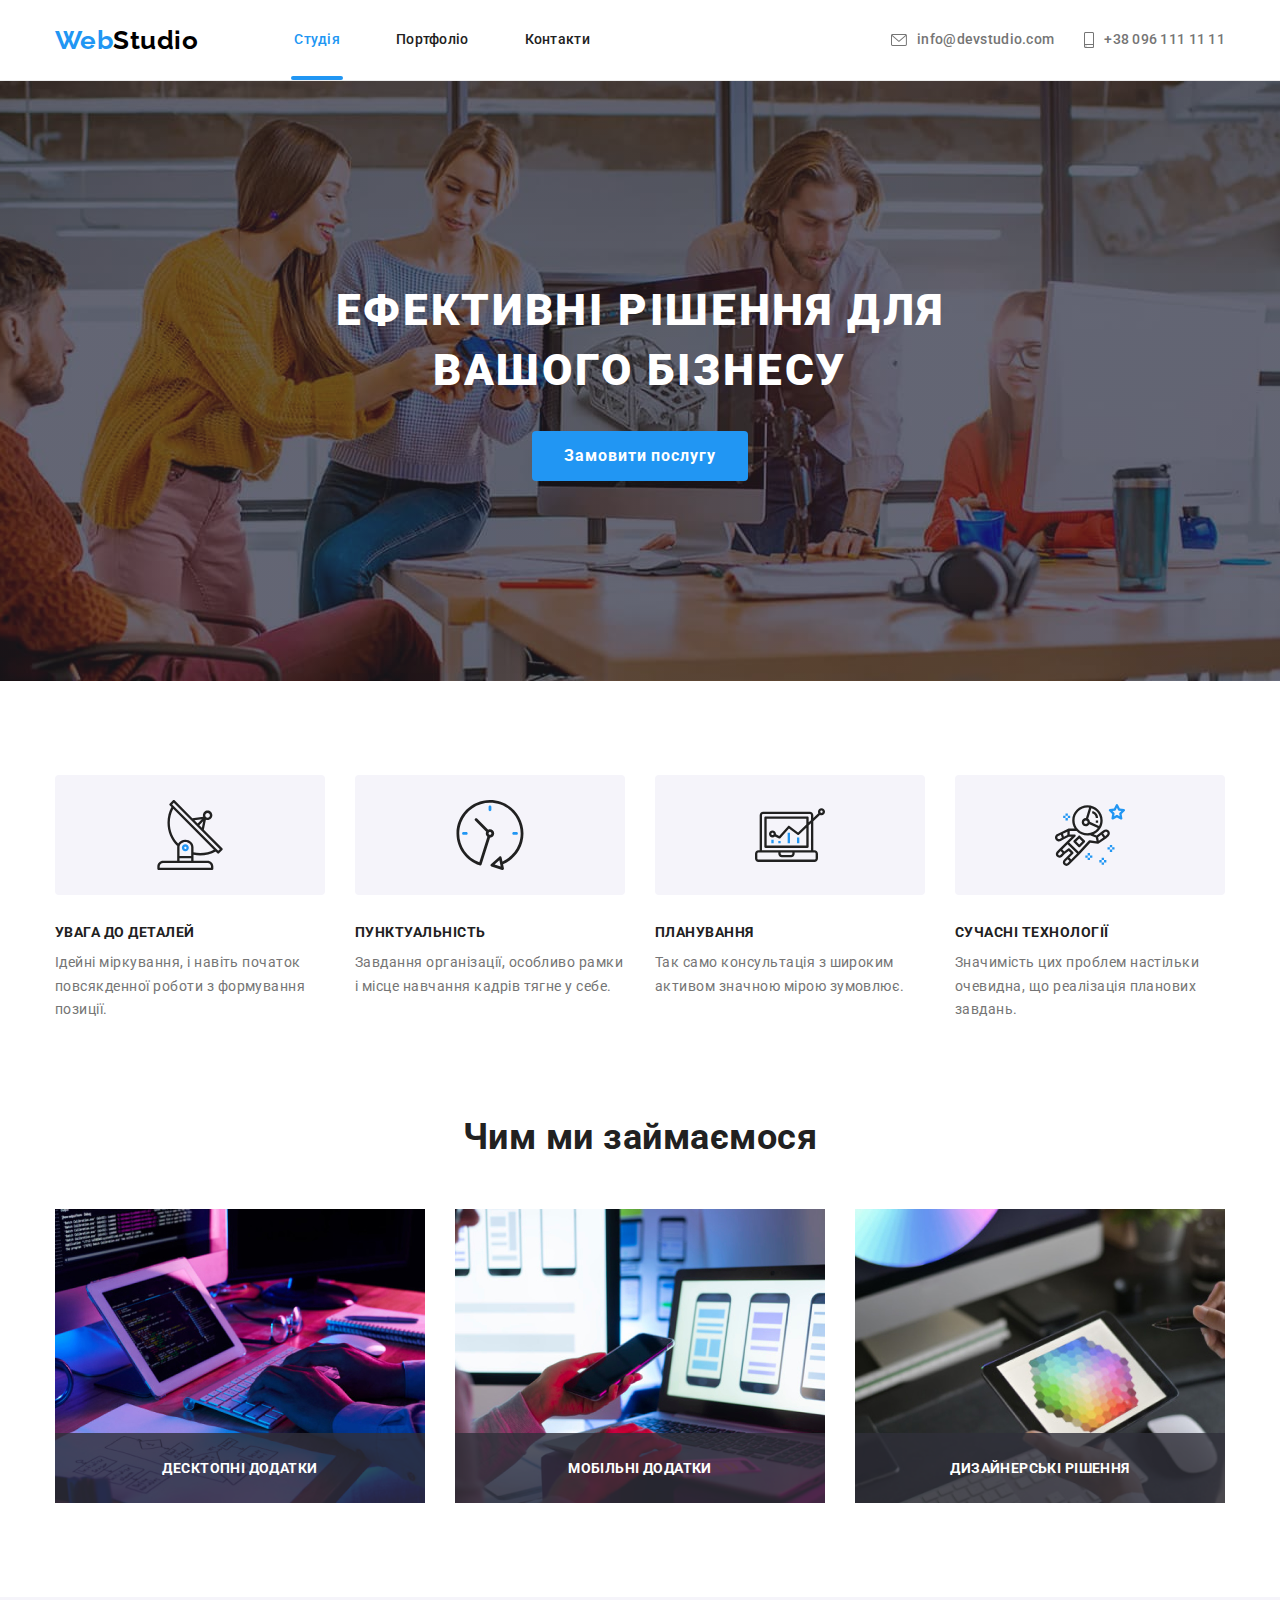
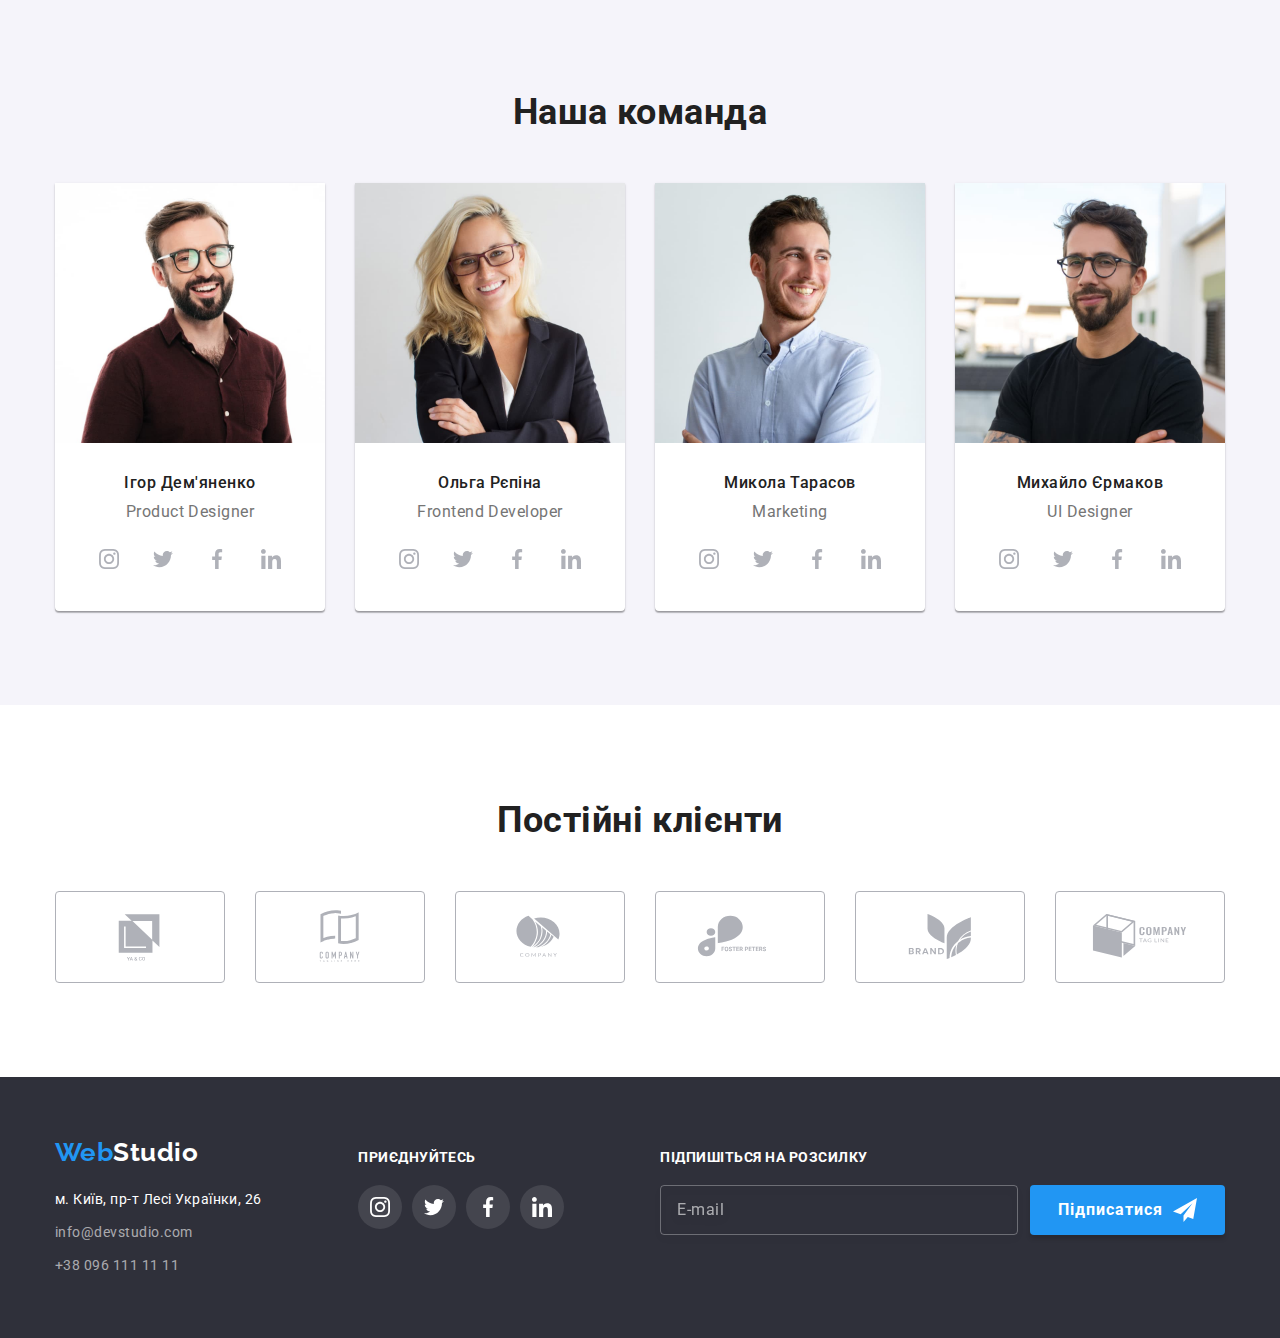
<file: index.html>
<!DOCTYPE html>
<html lang="uk">
  <head>
    <meta charset="utf-8" />
    <meta name="description" content="Студія" />
    <title>WebStudio</title>
    <link rel="preconnect" href="https://fonts.googleapis.com" />
    <link rel="preconnect" href="https://fonts.gstatic.com" crossorigin />
    <link
      href="https://fonts.googleapis.com/css2?family=Raleway:wght@700&family=Roboto:wght@400;500;700;900&display=swap"
      rel="stylesheet"
    />
    <link
      rel="stylesheet"
      href="https://cdnjs.cloudflare.com/ajax/libs/modern-normalize/1.1.0/modern-normalize.min.css"
    />
    <!-- <link rel="stylesheet" href="./css/styles.css" /> -->
    <link rel="stylesheet" href="./css/main.min.css" />
  </head>

  <body>
    <header class="page-header">
      <div class="container nav__container">
        <nav class="main-nav">
          <a href="./index.html" class="logo">Web<span class="logo logo--black">Studio</span></a>
          <ul class="site-nav list">
            <li class="site-nav__item">
              <a href="./index.html" class="site-nav__link current">Студія</a>
            </li>
            <li class="site-nav__item">
              <a href="./portfolio.html" class="site-nav__link">Портфоліо</a>
            </li>
            <li class="site-nav__item"><a href="./contacts" class="site-nav__link">Контакти</a></li>
          </ul>
        </nav>

        <ul class="contacts-nav list">
          <li class="contacts-nav__item">
            <a href="mailto:info@devstudio.com" class="contacts-nav__link">
              <svg class="contacts-nav__icon" width="16" height="12">
                <use href="./images/icons.svg#envelope"></use>
              </svg>
              info@devstudio.com
            </a>
          </li>
          <li class="contacts-nav__item">
            <a href="tel:+380961111111" class="contacts-nav__link">
              <svg class="contacts-nav__icon" width="10" height="16">
                <use href="./images/icons.svg#smartphone"></use>
              </svg>
              +38 096 111 11 11
            </a>
          </li>
        </ul>
      </div>
    </header>

    <main>
      <section class="hero">
        <div class="container hero__container">
          <h1 class="hero__title">Ефективні рішення для вашого бізнесу</h1>
          <button type="button" class="hero__button" data-modal-open>Замовити послугу</button>
        </div>
      </section>

      <section class="section features">
        <div class="container">
          <h2 class="section__title visually-hidden">Наші переваги</h2>
          <ul class="list features__list">
            <li class="features__item">
              <div class="features__wrap">
                <svg class="features__icon" width="70" height="70">
                  <use href="./images/icons.svg#antenna"></use>
                </svg>
              </div>
              <h3 class="features__title">УВАГА ДО ДЕТАЛЕЙ</h3>
              <p class="features__text">
                Ідейні міркування, і навіть початок повсякденної роботи з формування позиції.
              </p>
            </li>
            <li class="features__item">
              <div class="features__wrap">
                <svg class="features__icon" width="70" height="70">
                  <use href="./images/icons.svg#clock"></use>
                </svg>
              </div>
              <h3 class="features__title">ПУНКТУАЛЬНІСТЬ</h3>
              <p class="features__text">
                Завдання організації, особливо рамки і місце навчання кадрів тягне у себе.
              </p>
            </li>
            <li class="features__item">
              <div class="features__wrap">
                <svg class="features__icon" width="70" height="70">
                  <use href="./images/icons.svg#diagram"></use>
                </svg>
              </div>
              <h3 class="features__title">ПЛАНУВАННЯ</h3>
              <p class="features__text">
                Так само консультація з широким активом значною мірою зумовлює.
              </p>
            </li>
            <li class="features__item">
              <div class="features__wrap">
                <svg class="features__icon" width="70" height="70">
                  <use href="./images/icons.svg#astronaut"></use>
                </svg>
              </div>
              <h3 class="features__title">СУЧАСНІ ТЕХНОЛОГІЇ</h3>
              <p class="features__text">
                Значимість цих проблем настільки очевидна, що реалізація планових завдань.
              </p>
            </li>
          </ul>
        </div>
      </section>

      <section class="section what-we-do section--no-toppadding">
        <div class="container">
          <h2 class="section__title">Чим ми займаємося</h2>
          <ul class="list what-we-do__list">
            <li class="what-we-do__item">
              <img src="images/programming.jpg" alt="Програмування" width="370" height="294" />
              <p class="what-we-do__text">Десктопні додатки</p>
            </li>
            <li class="what-we-do__item">
              <img
                src="images/mobileapplications.jpg"
                alt="Розробка мобільних додатків"
                width="370"
                height="294"
              />
              <p class="what-we-do__text">Мобільні додатки</p>
            </li>
            <li class="what-we-do__item">
              <img src="images/design.jpg" alt="Дизайн інтерфейсу" width="370" height="294" />
              <p class="what-we-do__text">Дизайнерські рішення</p>
            </li>
          </ul>
        </div>
      </section>

      <section class="section team">
        <div class="container">
          <h2 class="section__title">Наша команда</h2>
          <ul class="list team__list">
            <li class="team__member">
              <img src="images/demyanenko.jpg" alt="Ігор Дем'яненко" width="270" height="260" />
              <div class="team__content">
                <h3 class="team__title">Ігор Дем'яненко</h3>
                <p lang="en" class="team__item">Product Designer</p>

                <ul class="list social-networks__list">
                  <li class="social-networks__item">
                    <a
                      href=""
                      target="_blank"
                      rel="noopener noreferrer"
                      class="social-networks__link"
                    >
                      <svg class="social-networks__icon" width="20" height="20">
                        <use href="./images/icons.svg#instagram"></use>
                      </svg>
                    </a>
                  </li>
                  <li class="social-networks__item">
                    <a
                      href=""
                      target="_blank"
                      rel="noopener noreferrer"
                      class="social-networks__link"
                    >
                      <svg class="social-networks__icon" width="20" height="20">
                        <use href="./images/icons.svg#twitter"></use>
                      </svg>
                    </a>
                  </li>
                  <li class="social-networks__item">
                    <a
                      href=""
                      target="_blank"
                      rel="noopener noreferrer"
                      class="social-networks__link"
                    >
                      <svg class="social-networks__icon" width="20" height="20">
                        <use href="./images/icons.svg#facebook"></use>
                      </svg>
                    </a>
                  </li>
                  <li class="social-networks__item">
                    <a
                      href=""
                      target="_blank"
                      rel="noopener noreferrer"
                      class="social-networks__link"
                    >
                      <svg class="social-networks__icon" width="20" height="20">
                        <use href="./images/icons.svg#linkedin"></use>
                      </svg>
                    </a>
                  </li>
                </ul>
              </div>
            </li>
            <li class="team__member">
              <img src="images/repina.jpg" alt="Ольга Рєпіна" width="270" height="260" />
              <div class="team__content">
                <h3 class="team__title">Ольга Рєпіна</h3>
                <p lang="en" class="team__item">Frontend Developer</p>
                <ul class="list social-networks__list">
                  <li class="social-networks__item">
                    <a
                      href=""
                      target="_blank"
                      rel="noopener noreferrer"
                      class="social-networks__link"
                    >
                      <svg class="social-networks__icon" width="20" height="20">
                        <use href="./images/icons.svg#instagram"></use>
                      </svg>
                    </a>
                  </li>
                  <li class="social-networks__item">
                    <a
                      href=""
                      target="_blank"
                      rel="noopener noreferrer"
                      class="social-networks__link"
                    >
                      <svg class="social-networks__icon" width="20" height="20">
                        <use href="./images/icons.svg#twitter"></use>
                      </svg>
                    </a>
                  </li>
                  <li class="social-networks__item">
                    <a
                      href=""
                      target="_blank"
                      rel="noopener noreferrer"
                      class="social-networks__link"
                    >
                      <svg class="social-networks__icon" width="20" height="20">
                        <use href="./images/icons.svg#facebook"></use>
                      </svg>
                    </a>
                  </li>
                  <li class="social-networks__item">
                    <a
                      href=""
                      target="_blank"
                      rel="noopener noreferrer"
                      class="social-networks__link"
                    >
                      <svg class="social-networks__icon" width="20" height="20">
                        <use href="./images/icons.svg#linkedin"></use>
                      </svg>
                    </a>
                  </li>
                </ul>
              </div>
            </li>
            <li class="team__member">
              <img src="images/tarasov.jpg" alt="Микола Тарасов" width="270" height="260" />
              <div class="team__content">
                <h3 class="team__title">Микола Тарасов</h3>
                <p lang="en" class="team__item">Marketing</p>
                <ul class="list social-networks__list">
                  <li class="social-networks__item">
                    <a
                      href=""
                      target="_blank"
                      rel="noopener noreferrer"
                      class="social-networks__link"
                    >
                      <svg class="social-networks__icon" width="20" height="20">
                        <use href="./images/icons.svg#instagram"></use>
                      </svg>
                    </a>
                  </li>
                  <li class="social-networks__item">
                    <a
                      href=""
                      target="_blank"
                      rel="noopener noreferrer"
                      class="social-networks__link"
                    >
                      <svg class="social-networks__icon" width="20" height="20">
                        <use href="./images/icons.svg#twitter"></use>
                      </svg>
                    </a>
                  </li>
                  <li class="social-networks__item">
                    <a
                      href=""
                      target="_blank"
                      rel="noopener noreferrer"
                      class="social-networks__link"
                    >
                      <svg class="social-networks__icon" width="20" height="20">
                        <use href="./images/icons.svg#facebook"></use>
                      </svg>
                    </a>
                  </li>
                  <li class="social-networks__item">
                    <a
                      href=""
                      target="_blank"
                      rel="noopener noreferrer"
                      class="social-networks__link"
                    >
                      <svg class="social-networks__icon" width="20" height="20">
                        <use href="./images/icons.svg#linkedin"></use>
                      </svg>
                    </a>
                  </li>
                </ul>
              </div>
            </li>
            <li class="team__member">
              <img src="images/ermakov.jpg" alt="Михайло Єрмаков" width="270" height="260" />
              <div class="team__content">
                <h3 class="team__title">Михайло Єрмаков</h3>
                <p lang="en" class="team__item">UI Designer</p>
                <ul class="list social-networks__list">
                  <li class="social-networks__item">
                    <a
                      href=""
                      target="_blank"
                      rel="noopener noreferrer"
                      class="social-networks__link"
                    >
                      <svg class="social-networks__icon" width="20" height="20">
                        <use href="./images/icons.svg#instagram"></use>
                      </svg>
                    </a>
                  </li>
                  <li class="social-networks__item">
                    <a
                      href=""
                      target="_blank"
                      rel="noopener noreferrer"
                      class="social-networks__link"
                    >
                      <svg class="social-networks__icon" width="20" height="20">
                        <use href="./images/icons.svg#twitter"></use>
                      </svg>
                    </a>
                  </li>
                  <li class="social-networks__item">
                    <a
                      href=""
                      target="_blank"
                      rel="noopener noreferrer"
                      class="social-networks__link"
                    >
                      <svg class="social-networks__icon" width="20" height="20">
                        <use href="./images/icons.svg#facebook"></use>
                      </svg>
                    </a>
                  </li>
                  <li class="social-networks__item">
                    <a
                      href=""
                      target="_blank"
                      rel="noopener noreferrer"
                      class="social-networks__link"
                    >
                      <svg class="social-networks__icon" width="20" height="20">
                        <use href="./images/icons.svg#linkedin"></use>
                      </svg>
                    </a>
                  </li>
                </ul>
              </div>
            </li>
          </ul>
        </div>
      </section>

      <section class="section customers">
        <div class="container">
          <h2 class="section__title">Постійні клієнти</h2>
          <ul class="list customers__list">
            <li class="customers__item">
              <a href="" target="_blank" rel="noopener noreferrer" class="customers__link">
                <svg class="customers__icon" width="106" height="60">
                  <use href="./images/icons.svg#logo-1"></use>
                </svg>
              </a>
            </li>
            <li class="customers__item">
              <a href="" target="_blank" rel="noopener noreferrer" class="customers__link">
                <svg class="customers__icon" width="106" height="60">
                  <use href="./images/icons.svg#logo-2"></use>
                </svg>
              </a>
            </li>
            <li class="customers__item">
              <a href="" target="_blank" rel="noopener noreferrer" class="customers__link">
                <svg class="customers__icon" width="106" height="60">
                  <use href="./images/icons.svg#logo-3"></use>
                </svg>
              </a>
            </li>
            <li class="customers__item">
              <a href="" target="_blank" rel="noopener noreferrer" class="customers__link">
                <svg class="customers__icon" width="106" height="60">
                  <use href="./images/icons.svg#logo-4"></use>
                </svg>
              </a>
            </li>
            <li class="customers__item">
              <a href="" target="_blank" rel="noopener noreferrer" class="customers__link">
                <svg class="customers__icon" width="106" height="60">
                  <use href="./images/icons.svg#logo-5"></use>
                </svg>
              </a>
            </li>
            <li class="customers__item">
              <a href="" target="_blank" rel="noopener noreferrer" class="customers__link">
                <svg class="customers__icon" width="106" height="60">
                  <use href="./images/icons.svg#logo-6"></use>
                </svg>
              </a>
            </li>
          </ul>
        </div>
      </section>
    </main>

    <footer class="footer">
      <div class="container footer__container">
        <div class="footer__contacts">
          <a href="./index.html" class="logo logo--footer"
            >Web<span class="logo logo--white">Studio</span></a
          >
          <address>
            <ul class="address list">
              <li class="address__item">
                <a
                  href="https://www.google.com/maps/place/%D0%B1%D1%83%D0%BB.+%D0%9B%D0%B5%D1%81%D0%B8+%D0%A3%D0%BA%D1%80%D0%B0%D0%B8%D0%BD%D0%BA%D0%B8,+26,+%D0%9A%D0%B8%D0%B5%D0%B2,+02000/@50.4265807,30.5383858,17z/data=!4m5!3m4!1s0x40d4cf0e033ecbe9:0x57a4dffefec77da0!8m2!3d50.4265807!4d30.5383858"
                  target="_blank"
                  rel="noopener noreferrer"
                  class="address__link address__link--map"
                  >м. Київ, пр-т Лесі Українки, 26</a
                >
              </li>
              <li class="address__item">
                <a href="mailto:info@devstudio.com" class="address__link">info@devstudio.com</a>
              </li>
              <li class="address__item">
                <a href="tel:+380961111111" class="address__link">+38 096 111 11 11</a>
              </li>
            </ul>
          </address>
        </div>

        <div class="social-networks">
          <span class="social-networks__title">Приєднуйтесь</span>
          <ul class="list social-networks__list">
            <li class="social-networks__item">
              <a
                href=""
                target="_blank"
                rel="noopener noreferrer"
                class="social-networks__link social-networks__link--graybg"
              >
                <svg
                  class="social-networks__icon social-networks__icon--whitefill"
                  width="20"
                  height="20"
                >
                  <use href="./images/icons.svg#instagram"></use>
                </svg>
              </a>
            </li>
            <li class="social-networks__item">
              <a
                href=""
                target="_blank"
                rel="noopener noreferrer"
                class="social-networks__link social-networks__link--graybg"
              >
                <svg
                  class="social-networks__icon social-networks__icon--whitefill"
                  width="20"
                  height="20"
                >
                  <use href="./images/icons.svg#twitter"></use>
                </svg>
              </a>
            </li>
            <li class="social-networks__item">
              <a
                href=""
                target="_blank"
                rel="noopener noreferrer"
                class="social-networks__link social-networks__link--graybg"
              >
                <svg
                  class="social-networks__icon social-networks__icon--whitefill"
                  width="20"
                  height="20"
                >
                  <use href="./images/icons.svg#facebook"></use>
                </svg>
              </a>
            </li>
            <li class="social-networks__item">
              <a
                href=""
                target="_blank"
                rel="noopener noreferrer"
                class="social-networks__link social-networks__link--graybg"
              >
                <svg
                  class="social-networks__icon social-networks__icon--whitefill"
                  width="20"
                  height="20"
                >
                  <use href="./images/icons.svg#linkedin"></use>
                </svg>
              </a>
            </li>
          </ul>
        </div>

        <div class="subscribe">
          <form class="subscribe__form">
            <label class="subscribe__label">
              <span class="subscribe__title">Підпишіться на розсилку</span>
              <div class="subscribe__field">
                <input
                  type="email"
                  name="user-email"
                  class="subscribe__input"
                  placeholder="E-mail"
                  required
                />
                <button type="submit" class="subscribe__button">
                  Підписатися
                  <svg class="subscribe__icon" width="24" height="24">
                    <use href="./images/icons.svg#telegram"></use>
                  </svg>
                </button>
              </div>
            </label>
          </form>
        </div>
      </div>
    </footer>

    <div class="backdrop is-hidden" data-modal>
      <div class="modal">
        <button type="button" class="modal__close-button" data-modal-close>
          <svg class="modal__close-button-icon" width="18" height="18">
            <use href="./images/icons.svg#close-icon"></use>
          </svg>
        </button>

        <p class="modal__title">Залиште свої дані, ми вам передзвонимо</p>

        <form class="modal__form">
          <div class="modal__field">
            <label class="modal__label">
              <span class="modal__label-text">Ім'я</span>
              <input class="modal__input" name="user-name" type="text" required />
              <svg class="modal__input-icon" width="18" height="18">
                <use href="./images/icons.svg#person"></use>
              </svg>
            </label>
          </div>

          <div class="modal__field">
            <label class="modal__label">
              <span class="modal__label-text">Телефон</span>
              <input class="modal__input" name="user-tel" type="tel" required />
              <svg class="modal__input-icon" width="18" height="18">
                <use href="./images/icons.svg#phone-black"></use>
              </svg>
            </label>
          </div>

          <div class="modal__field">
            <label class="modal__label">
              <span class="modal__label-text">Пошта</span>
              <input class="modal__input" name="user-email" type="email" required />
              <svg class="modal__input-icon" width="18" height="18">
                <use href="./images/icons.svg#email-black"></use>
              </svg>
            </label>
          </div>

          <div class="modal__field">
            <label class="modal__label">
              <span class="modal__label-text">Коментар</span>
              <textarea
                class="modal__textarea"
                name="user-comment"
                rows="7"
                placeholder="Введіть текст"
              ></textarea>
            </label>
          </div>

          <div class="modal__field">
            <label class="modal__checkbox-label">
              <input
                class="modal__base-checkbox visually-hidden"
                type="checkbox"
                name="contract-terms"
                value="true"
                required
              />

              <span class="modal__checkbox">
                <svg class="modal__check-icon" width="16" height="15">
                  <use href="./images/icons.svg#icon-check"></use>
                </svg>
              </span>

              Погоджуюся з розсилкою та приймаю&nbsp
              <a
                href=""
                target="_blank"
                rel="noopener noreferrer"
                class="modal__contract-terms-link"
              >
                Умови договору
              </a>
            </label>
          </div>

          <button type="submit" class="modal__submit-button">Відправити</button>
        </form>
      </div>
    </div>

    <script src="./modal.js"></script>
  </body>
</html>
</file>
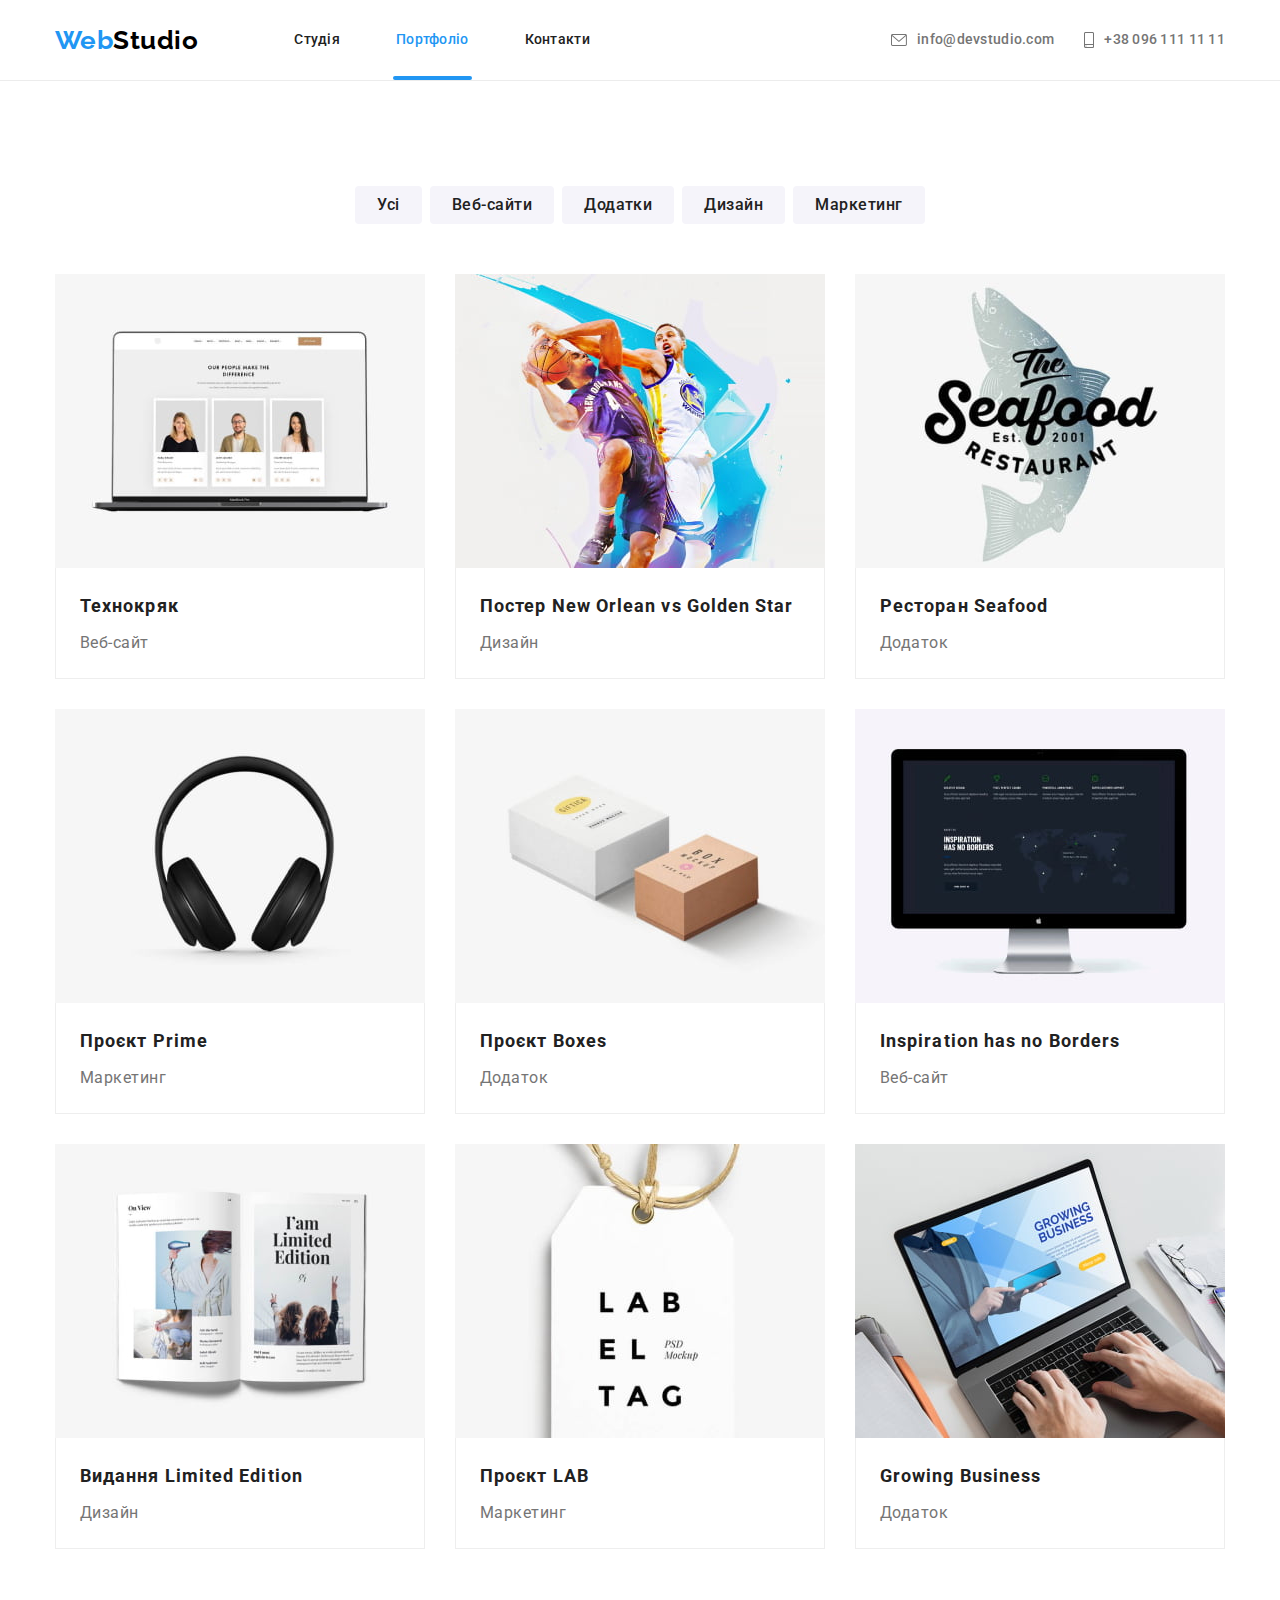
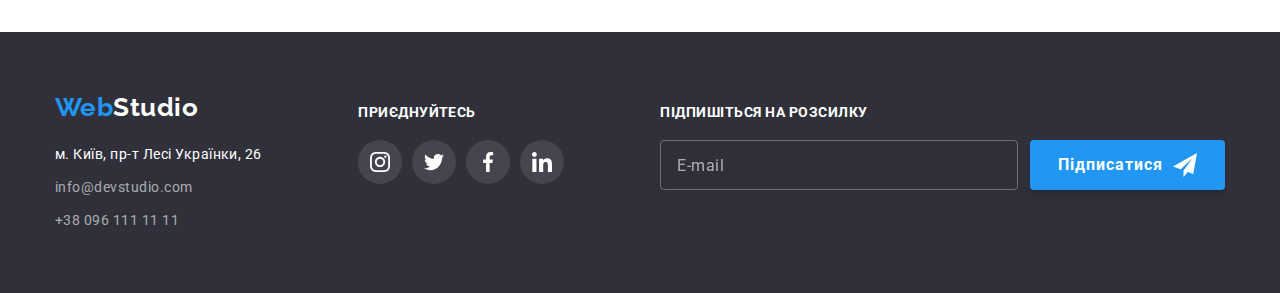
<file: portfolio.html>
<!DOCTYPE html>
<html lang="uk">
  <head>
    <meta charset="utf-8" />
    <meta name="description" content="Студія" />
    <title>WebStudio</title>
    <link rel="preconnect" href="https://fonts.googleapis.com" />
    <link rel="preconnect" href="https://fonts.gstatic.com" crossorigin />
    <link
      href="https://fonts.googleapis.com/css2?family=Raleway:wght@700&family=Roboto:wght@400;500;700;900&display=swap"
      rel="stylesheet"
    />
    <link
      rel="stylesheet"
      href="https://cdnjs.cloudflare.com/ajax/libs/modern-normalize/1.1.0/modern-normalize.min.css"
    />
    <!-- <link rel="stylesheet" href="./css/styles.css" /> -->
    <link rel="stylesheet" href="./css/main.min.css" />
  </head>
  <body>
    <header class="page-header">
      <div class="container main-nav">
        <nav class="main-nav">
          <a href="./index.html" class="logo">Web<span class="logo logo--black">Studio</span></a>
          <ul class="site-nav list">
            <li class="site-nav__item">
              <a href="./index.html" class="site-nav__link">Студія</a>
            </li>
            <li class="site-nav__item">
              <a href="./portfolio.html" class="site-nav__link current">Портфоліо</a>
            </li>
            <li class="site-nav__item"><a href="./contacts" class="site-nav__link">Контакти</a></li>
          </ul>
        </nav>

        <ul class="contacts-nav list">
          <li class="contacts-nav__item">
            <a href="mailto:info@devstudio.com" class="contacts-nav__link">
              <svg class="contacts-nav__icon" width="16" height="12">
                <use href="./images/icons.svg#envelope"></use>
              </svg>
              info@devstudio.com
            </a>
          </li>
          <li class="contacts-nav__item">
            <a href="tel:+380961111111" class="contacts-nav__link">
              <svg class="contacts-nav__icon" width="10" height="16">
                <use href="./images/icons.svg#smartphone"></use>
              </svg>
              +38 096 111 11 11
            </a>
          </li>
        </ul>
      </div>
    </header>

    <main>
      <section class="section projects-section">
        <div class="container">
          <h1 class="section-title visually-hidden">Наші роботи</h1>
          <ul class="filters list">
            <li class="filters__item">
              <button type="button" class="filters__button">Усі</button>
            </li>
            <li class="filters__item">
              <button type="button" class="filters__button">Веб-сайти</button>
            </li>
            <li class="filters__item">
              <button type="button" class="filters__button">Додатки</button>
            </li>
            <li class="filters__item">
              <button type="button" class="filters__button">Дизайн</button>
            </li>
            <li class="filters__item">
              <button type="button" class="filters__button">Маркетинг</button>
            </li>
          </ul>

          <ul class="portfolio list">
            <li class="portfolio__card"">
              <a href="" target="_blank" rel="noopener noreferrer" class="portfolio__link">
                <div class="portfolio__top-wrap">
                  <img src="images/technocrack.jpg" alt="Технокряк" width="370" height="294" />
                  <p class="portfolio__top-text">
                    Ресурс пропонує комплексні пропозиції з різним рівнем функціоналу та сервісів.
                    Все це дозволить відвідувачу отримати вичерпні відомості про компанію чи
                    приватну особу.
                  </p>
                </div>
                <div class="portfolio__content">
                  <h2 class="portfolio__title">Технокряк</h2>
                  <p class="portfolio__item">Веб-сайт</p>
                </div>
              </a>
            </li>
            <li class="portfolio__card"">
              <a href="" target="_blank" rel="noopener noreferrer" class="portfolio__link">
                <div class="portfolio__top-wrap">
                  <img
                    src="images/poster.jpg"
                    alt="Постер New Orlean vs Golden Star"
                    width="370"
                    height="294"
                  />
                  <p class="portfolio__top-text">
                    Ресурс пропонує комплексні пропозиції з різним рівнем функціоналу та сервісів.
                    Все це дозволить відвідувачу отримати вичерпні відомості про компанію чи
                    приватну особу.
                  </p>
                </div>
                <div class="portfolio__content">
                  <h2 class="portfolio__title">Постер New Orlean vs Golden Star</h2>
                  <p class="portfolio__item">Дизайн</p>
                </div>
              </a>
            </li>
            <li class="portfolio__card"">
              <a href="" target="_blank" rel="noopener noreferrer" class="portfolio__link">
                <div class="portfolio__top-wrap">
                  <img
                    src="images/restaurant.jpg"
                    alt="Ресторан Seafood"
                    width="370"
                    height="294"
                  />
                  <p class="portfolio__top-text">
                    Ресурс пропонує комплексні пропозиції з різним рівнем функціоналу та сервісів.
                    Все це дозволить відвідувачу отримати вичерпні відомості про компанію чи
                    приватну особу.
                  </p>
                </div>
                <div class="portfolio__content">
                  <h2 class="portfolio__title">Ресторан Seafood</h2>
                  <p class="portfolio__item">Додаток</p>
                </div>
              </a>
            </li>
            <li class="portfolio__card"">
              <a href="" target="_blank" rel="noopener noreferrer" class="portfolio__link">
                <div class="portfolio__top-wrap">
                  <img src="images/prime.jpg" alt="Проєкт Prime" width="370" height="294" />
                  <p class="portfolio__top-text">
                    Ресурс пропонує комплексні пропозиції з різним рівнем функціоналу та сервісів.
                    Все це дозволить відвідувачу отримати вичерпні відомості про компанію чи
                    приватну особу.
                  </p>
                </div>
                <div class="portfolio__content">
                  <h2 class="portfolio__title">Проєкт Prime</h2>
                  <p class="portfolio__item">Маркетинг</p>
                </div>
              </a>
            </li>
            <li class="portfolio__card"">
              <a href="" target="_blank" rel="noopener noreferrer" class="portfolio__link">
                <div class="portfolio__top-wrap">
                  <img src="images/boxes.jpg" alt="Проєкт Boxes" width="370" height="294" />
                  <p class="portfolio__top-text">
                    Ресурс пропонує комплексні пропозиції з різним рівнем функціоналу та сервісів.
                    Все це дозволить відвідувачу отримати вичерпні відомості про компанію чи
                    приватну особу.
                  </p>
                </div>
                <div class="portfolio__content">
                  <h2 class="portfolio__title">Проєкт Boxes</h2>
                  <p class="portfolio__item">Додаток</p>
                </div>
              </a>
            </li>
            <li class="portfolio__card"">
              <a href="" target="_blank" rel="noopener noreferrer" class="portfolio__link">
                <div class="portfolio__top-wrap">
                  <img
                    src="images/inspiration.jpg"
                    alt="Inspiration has no Borders"
                    width="370"
                    height="294"
                  />
                  <p class="portfolio__top-text">
                    Ресурс пропонує комплексні пропозиції з різним рівнем функціоналу та сервісів.
                    Все це дозволить відвідувачу отримати вичерпні відомості про компанію чи
                    приватну особу.
                  </p>
                </div>
                <div class="portfolio__content">
                  <h2 class="portfolio__title">Inspiration has no Borders</h2>
                  <p class="portfolio__item">Веб-сайт</p>
                </div>
              </a>
            </li>
            <li class="portfolio__card"">
              <a href="" target="_blank" rel="noopener noreferrer" class="portfolio__link">
                <div class="portfolio__top-wrap">
                  <img
                    src="images/edition.jpg"
                    alt="Видання Limited Edition"
                    width="370"
                    height="294"
                  />
                  <p class="portfolio__top-text">
                    Ресурс пропонує комплексні пропозиції з різним рівнем функціоналу та сервісів.
                    Все це дозволить відвідувачу отримати вичерпні відомості про компанію чи
                    приватну особу.
                  </p>
                </div>
                <div class="portfolio__content">
                  <h2 class="portfolio__title">Видання Limited Edition</h2>
                  <p class="portfolio__item">Дизайн</p>
                </div>
              </a>
            </li>
            <li class="portfolio__card"">
              <a href="" target="_blank" rel="noopener noreferrer" class="portfolio__link">
                <div class="portfolio__top-wrap">
                  <img src="images/lab.jpg" alt="Проєкт LAB" width="370" height="294" />
                  <p class="portfolio__top-text">
                    Ресурс пропонує комплексні пропозиції з різним рівнем функціоналу та сервісів.
                    Все це дозволить відвідувачу отримати вичерпні відомості про компанію чи
                    приватну особу.
                  </p>
                </div>
                <div class="portfolio__content">
                  <h2 class="portfolio__title">Проєкт LAB</h2>
                  <p class="portfolio__item">Маркетинг</p>
                </div>
              </a>
            </li>
            <li class="portfolio__card"">
              <a href="" target="_blank" rel="noopener noreferrer" class="portfolio__link">
                <div class="portfolio__top-wrap">
                  <img
                    src="images/growingbusiness.jpg"
                    alt="Growing Business"
                    width="370"
                    height="294"
                  />
                  <p class="portfolio__top-text">
                    Ресурс пропонує комплексні пропозиції з різним рівнем функціоналу та сервісів.
                    Все це дозволить відвідувачу отримати вичерпні відомості про компанію чи
                    приватну особу.
                  </p>
                </div>
                <div class="portfolio__content">
                  <h2 class="portfolio__title">Growing Business</h2>
                  <p class="portfolio__item">Додаток</p>
                </div>
              </a>
            </li>
          </ul>
        </div>
      </section>
    </main>

    <footer class="footer">
      <div class="container footer__container">
        <div class="footer__contacts">
          <a href="./index.html" class="logo logo--footer"
            >Web<span class="logo logo--white">Studio</span></a
          >
          <address>
            <ul class="address list">
              <li class="address__item">
                <a
                  href="https://www.google.com/maps/place/%D0%B1%D1%83%D0%BB.+%D0%9B%D0%B5%D1%81%D0%B8+%D0%A3%D0%BA%D1%80%D0%B0%D0%B8%D0%BD%D0%BA%D0%B8,+26,+%D0%9A%D0%B8%D0%B5%D0%B2,+02000/@50.4265807,30.5383858,17z/data=!4m5!3m4!1s0x40d4cf0e033ecbe9:0x57a4dffefec77da0!8m2!3d50.4265807!4d30.5383858"
                  target="_blank"
                  rel="noopener noreferrer"
                  class="address__link address__link--map"
                  >м. Київ, пр-т Лесі Українки, 26</a
                >
              </li>
              <li class="address__item">
                <a href="mailto:info@devstudio.com" class="address__link">info@devstudio.com</a>
              </li>
              <li class="address__item">
                <a href="tel:+380961111111" class="address__link">+38 096 111 11 11</a>
              </li>
            </ul>
          </address>
        </div>

        <div class="social-networks">
          <span class="social-networks__title">Приєднуйтесь</span>
          <ul class="list social-networks__list">
            <li class="social-networks__item">
              <a
                href=""
                target="_blank"
                rel="noopener noreferrer"
                class="social-networks__link social-networks__link--graybg"
              >
                <svg
                  class="social-networks__icon social-networks__icon--whitefill"
                  width="20"
                  height="20"
                >
                  <use href="./images/icons.svg#instagram"></use>
                </svg>
              </a>
            </li>
            <li class="social-networks__item">
              <a
                href=""
                target="_blank"
                rel="noopener noreferrer"
                class="social-networks__link social-networks__link--graybg"
              >
                <svg
                  class="social-networks__icon social-networks__icon--whitefill"
                  width="20"
                  height="20"
                >
                  <use href="./images/icons.svg#twitter"></use>
                </svg>
              </a>
            </li>
            <li class="social-networks__item">
              <a
                href=""
                target="_blank"
                rel="noopener noreferrer"
                class="social-networks__link social-networks__link--graybg"
              >
                <svg
                  class="social-networks__icon social-networks__icon--whitefill"
                  width="20"
                  height="20"
                >
                  <use href="./images/icons.svg#facebook"></use>
                </svg>
              </a>
            </li>
            <li class="social-networks__item">
              <a
                href=""
                target="_blank"
                rel="noopener noreferrer"
                class="social-networks__link social-networks__link--graybg"
              >
                <svg
                  class="social-networks__icon social-networks__icon--whitefill"
                  width="20"
                  height="20"
                >
                  <use href="./images/icons.svg#linkedin"></use>
                </svg>
              </a>
            </li>
          </ul>
        </div>

        <div class="subscribe">
          <form class="subscribe__form">
            <label class="subscribe__label">
              <span class="subscribe__title">Підпишіться на розсилку</span>
              <div class="subscribe__field">
                <input
                  type="email"
                  name="user-email"
                  class="subscribe__input"
                  placeholder="E-mail"
                  required
                />
                <button type="submit" class="subscribe__button">
                  Підписатися
                  <svg class="subscribe__icon" width="24" height="24">
                    <use href="./images/icons.svg#telegram"></use>
                  </svg>
                </button>
              </div>
            </label>
          </form>
        </div>
      </div>
    </footer>
  </body>
</html>
</file>
<file: css/styles.css>
/* -------------------- Page header -------------------- */

/* .logo {
  color: var(--accent-color);
  font-family: 'Raleway', sans-serif;
  font-weight: 700;
  font-size: 26px;
  line-height: 1.19;
  text-decoration: none;
  margin-right: 93px;
}

.logo-header {
  color: var(--primary-black-color);
}

.page-header {
  border-bottom: 1px solid var(--header-border-bottom-color);
} */

/* Main nav */

/* .main-nav {
  display: flex;
  align-items: center;
  justify-content: space-between;
} */

/* Site nav */

/* .site-nav {
  display: flex;
}

.site-nav .item:not(:last-child) {
  margin-right: 50px;
}

.site-nav .link {
  display: block;
  padding-top: 32px;
  padding-bottom: 32px;
  padding: 32px 3px;
  transition: color var(--transition);

  color: var(--primary-text-color);
  font-weight: 500;
  font-size: 14px;
  line-height: 1.14;
  letter-spacing: 0.02em;
  text-decoration: none;
}

.site-nav .link:hover,
.site-nav .link:focus {
  color: var(--accent-color);
}

.site-nav .link.current {
  position: relative;

  color: var(--accent-color);
}

.site-nav .link.current::after {
  content: '';
  position: absolute;
  display: flex;
  justify-content: center;
  bottom: 0;
  left: 0;
  width: 100%;
  height: 4px;
  border-radius: 2px;
  background-color: var(--accent-color);
} */

/* Contacts nav */

/* .contacts-nav {
  display: flex;
  margin-left: auto;
  gap: 30px;
}

.contacts-nav .link {
  display: flex;
  align-items: center;
  padding-top: 32px;
  padding-bottom: 32px;
  transition: color var(--transition);

  color: var(--secondary-text-color);
  font-weight: 500;
  font-size: 14px;
  line-height: 1.14;
  letter-spacing: 0.02em;
  text-decoration: none;
}

.contacts-nav .link:hover,
.contacts-nav .link:focus,
.contacts-nav .icon:hover,
.contacts-nav .icon:focus {
  color: var(--accent-color);
}

.contacts-nav .icon {
  fill: currentColor;
  margin-right: 10px;
} */

/* -------------------- Hero -------------------- */

/* -------------------- Features -------------------- */

/* -------------------- What we do -------------------- */

/* -------------------- Team -------------------- */

/* Social networks icons */

/* -------------------- Customers -------------------- */

/* -------------------- Footer -------------------- */

/* .page-footer {
  padding-top: 60px;
  padding-bottom: 60px;

  background-color: var(--secondary-bg-color);
}

.page-footer .container {
  display: flex;
  justify-content: space-between;
}

.page-footer .logo {
  display: block;
  margin-bottom: 20px;
}

.logo-footer {
  color: var(--primary-white-color);
}

/* Address */

/* .address .item:not(:last-child) {
  margin-bottom: 9px;
}

.address .address-map.link {
  color: var(--primary-white-color);
  font-style: normal;
  font-size: 14px;
  line-height: 1.71;
  text-decoration: none;
}

.address .link {
  color: rgb(255, 255, 255, 0.6);
  font-style: normal;
  font-size: 14px;
  line-height: 1.71;
  text-decoration: none;
  transition: color var(--transition);
}

.address .link:hover,
.address .link:focus {
  color: var(--accent-color);
} */

/* Footer social networks */

/* .social-networks--footer {
  padding-top: 12px;
}

.social-networks__title {
  display: block;
  margin-bottom: 20px;
  width: 100%;

  font-weight: 700;
  font-size: 14px;
  line-height: calc(16 / 14);
  text-transform: uppercase;
  color: var(--primary-white-color);
}

.social-networks__link--graybg {
  background-color: rgba(255, 255, 255, 0.1);
}

.social-networks__link .social-networks__icon--whitefill {
  fill: var(--primary-white-color);
} */

/* .footer-subscribe {
  padding-top: 12px;
}

.subscribe-title {
  display: block;
  margin-bottom: 20px;

  font-weight: 700;
  font-size: 14px;
  line-height: calc(16 / 14);
  text-transform: uppercase;
  color: var(--primary-white-color);
}

.subscribe-field {
  display: flex;
  align-items: center;
}

.subscribe-input {
  margin-right: 12px;
  padding: 15px 16px;
  width: 358px;
  height: 50px;
  color: var(--primary-white-color);
  border: 1px solid rgba(255, 255, 255, 0.3);
  filter: drop-shadow(0px 4px 4px rgba(0, 0, 0, 0.15));
  border-radius: 4px;
  background-color: transparent;
  transition: border var(--transition);
  outline: none;
}

.subscribe-input::placeholder {
  font-weight: 400;
  font-size: 16px;
  line-height: calc(20 / 16);
  display: flex;
  align-items: center;
  letter-spacing: 0.03em;
  color: rgba(255, 255, 255, 0.6);
}

.subscribe-input:focus {
  border: 1px solid var(--accent-color);
}

.subscribe-button {
  display: flex;
  align-items: center;
  padding: 10px 28px;
  height: 50px;
  background: var(--accent-color);
  box-shadow: 0px 4px 4px rgba(0, 0, 0, 0.15);
  border-radius: 4px;
  border: 0;
  transition: background-color var(--transition);

  color: var(--primary-white-color);
  font-weight: 700;
  font-size: 16px;
  line-height: calc(30 / 16);
  letter-spacing: 0.06em;
}

.subscribe-button .icon {
  margin-left: 10px;
  fill: var(--primary-white-color);
}

.subscribe-button:hover,
.subscribe-button:focus {
  background-color: var(--button-bg-active);
} */

/* -------------------- portfolio.html --------------------

/* Filter buttons */

/* .section.projects {
  padding-top: 105px;
  padding-bottom: 83px;
}

.filters.list {
  display: flex;
  justify-content: center;
  margin-bottom: 50px;
}

.filters-button:not(:last-child) {
  margin-right: 8px;
}

.filters .button {
  padding: 6px 22px;
  border-style: none;
  border-radius: 4px;
  transition: color var(--transition), background-color var(--transition),
    box-shadow var(--transition);

  color: var(--primary-text-color);
  background-color: var(--primary-bg-color);
  font-family: inherit;
  font-weight: 500;
  font-size: 16px;
  line-height: 1.63;
  letter-spacing: 0.03em;

  cursor: pointer;
}

.filters .button:hover,
.filters .button:focus {
  color: var(--primary-white-color);
  background-color: var(--accent-color);
  box-shadow: 0px 3px 1px rgba(0, 0, 0, 0.1), 0px 1px 2px rgba(0, 0, 0, 0.08),
    0px 2px 2px rgba(0, 0, 0, 0.12);
}

/* Projects */

/* .portfolio.list {
  display: flex;
  flex-wrap: wrap;
}

.portfolio .card:nth-child(3n) {
  margin-right: 0;
}

.portfolio .card:nth-last-child(-n + 3) {
  margin-bottom: 0;
}

.portfolio .card {
  width: 370px;
  margin-right: 30px;
  margin-bottom: 30px;
}

.portfolio .content {
  padding: 20px 24px;
  border: 1px solid var(--portfolio-border-color);
  border-top: none;

  background-color: var(--primary-white-color);
}

.portfolio-title {
  margin-top: 0;
  margin-bottom: 4px;

  font-size: 18px;
  line-height: 2;
  letter-spacing: 0.06em;
}

.portfolio-item {
  margin-top: 0;
  margin-bottom: 0;

  color: var(--secondary-text-color);
  font-size: 16px;
  line-height: 1.88;
}

.portfolio .link {
  display: block;
  transition: box-shadow var(--transition);

  text-decoration: none;
  color: inherit;
}

.portfolio .link:hover,
.portfolio .link:focus {
  box-shadow: 0px 1px 1px rgba(0, 0, 0, 0.12), 0px 4px 4px rgba(0, 0, 0, 0.06),
    1px 4px 6px rgba(0, 0, 0, 0.16);
}

.portfolio-top-text {
  position: relative;
  overflow: hidden;
}

.portfolio-top-text .text {
  position: absolute;
  margin: 0;
  top: 0;
  height: 100%;
  transform: translateY(100%);
  transition: transform var(--transition);
  overflow: auto;

  background-color: rgba(33, 150, 243, 0.9);
  padding: 63px 24px;
  font-size: 18px;
  line-height: calc(28 / 18);
  letter-spacing: 0.03em;
  color: var(--primary-white-color);
}

.portfolio .link:hover .portfolio-top-text .text,
.portfolio .link:focus .portfolio-top-text .text {
  transform: translateY(0);
}  */

/* -------------------- Modal --------------------

.backdrop {
  position: fixed;
  top: 0;
  width: 100%;
  height: 100%;
  background-color: rgba(0, 0, 0, 0.2);
  transition: opacity var(--transition), visibility var(--transition);
}

.modal {
  position: absolute;
  top: 50%;
  left: 50%;
  transform: translate(-50%, -50%) scale(1);
  transition: transform var(--transition);

  padding: 40px;
  width: 528px;
  background-color: var(--primary-white-color);
}

.backdrop.is-hidden .modal {
  transform: translate(-50%, 0%) scale(0);
}

.is-hidden {
  visibility: hidden;
  opacity: 0;
  pointer-events: none;
}

.close-button {
  position: absolute;
  top: 8px;
  right: 8px;
  width: 30px;
  height: 30px;
  transition: fill var(--transition);

  background-color: transparent;
  border: 1px solid rgba(0, 0, 0, 0.1);
  border-radius: 50%;
  display: flex;
  justify-content: center;
  align-items: center;
  padding: 0;

  cursor: pointer;
}

.close-button:hover,
.close-button:focus {
  fill: var(--accent-color);
}

.modal-title {
  margin: 0 0 12px;
  font-weight: 700;
  font-size: 20px;
  line-height: calc(23 / 20);
  text-align: center;
  color: var(--primary-text-color);
}

.modal-field {
  position: relative;
}

.input-icon {
  position: absolute;
  left: 12px;
  top: 50%;
  transition: fill var(--transition);
}

.modal-field:not(:nth-last-of-type(-n + 2)) {
  margin-bottom: 10px;
}

.modal-field:nth-last-of-type(2) {
  margin-bottom: 20px;
}

.modal-field:nth-last-of-type(1) {
  margin-bottom: 30px;
}

.modal-label {
  font-size: 12px;
  line-height: calc(14 / 12);
  letter-spacing: 0.01em;
  color: var(--secondary-text-color);
}

.modal-label-text {
  display: block;
  margin-bottom: 4px;
}

.modal-input {
  padding: 12px 42px;
  width: 100%;
  height: 40px;
  border: 1px solid rgba(33, 33, 33, 0.2);
  border-radius: 4px;
  outline: none;
  transition: border var(--transition);
}

.modal-input:focus {
  border: 1px solid var(--accent-color);
}

.modal-input:focus + .input-icon {
  fill: var(--accent-color);
}

.modal-textarea {
  padding: 12px 16px;
  width: 100%;
  border: 1px solid rgba(33, 33, 33, 0.2);
  border-radius: 4px;
  resize: none;
  outline: none;
  transition: border var(--transition);
}

.modal-textarea::placeholder {
  font-weight: 400;
  font-size: 12px;
  line-height: calc(14 / 12);
  letter-spacing: 0.01em;
  color: rgba(117, 117, 117, 0.5);
}

.modal-textarea:focus {
  border: 1px solid var(--accent-color);
}

.modal-checkbox-label {
  display: flex;

  justify-content: center;
  align-items: center;
  font-size: 14px;
  line-height: calc(24 / 14);
  letter-spacing: 0.03em;
  color: var(--secondary-text-color);
}

.contract-terms {
  color: var(--accent-color);
  text-decoration-skip-ink: none;
}

.check-box {
  width: 16px;
  height: 15px;
  margin-right: 12px;
  border: 2px solid var(--primary-text-color);
  border-radius: 3px;
  display: flex;
  justify-content: center;
  align-items: center;
  transition: border var(--transition), background-color var(--transition);
}

.check-icon {
  fill: transparent;
  transition: fill var(--transition);
}

.input-check:focus + .check-box {
  border: 2px solid var(--accent-color);
}

.input-check:checked + .check-box {
  background-color: var(--accent-color);
  border-color: var(--accent-color);
}

.input-check:checked + .check-box .check-icon {
  fill: var(--primary-white-color);
}

.modal-submit-button {
  padding: 10px;
  min-width: 200px;
  display: block;
  transition: background-color var(--transition);
  margin: 0 auto;
  border: none;

  background: var(--accent-color);
  box-shadow: 0px 4px 4px rgba(0, 0, 0, 0.15);
  border-radius: 4px;

  font-weight: 700;
  font-size: 16px;
  line-height: calc(30 / 16);
  letter-spacing: 0.06em;
  color: var(--primary-white-color);
}

.modal-submit-button:hover,
.modal-submit-button:focus {
  background-color: var(--button-bg-active);
} */
</file>
<file: css/main.min.css>
:root{--primary-text-color: #212121;--secondary-text-color: #757575;--accent-color: #2196f3;--primary-white-color: #ffffff;--primary-black-color: #000000;--primary-bg-color: #f5f4fa;--secondary-bg-color: #2f303a;--button-bg-active: #188ce8;--header-border-bottom-color: #ececec;--portfolio-border-color: #eeeeee;--icons-fill-color: #afb1b8;--transition: 250ms cubic-bezier(0.4, 0, 0.2, 1)}body{background-color:var(--primary-white-color);color:var(--primary-text-color);font-family:"Roboto",sans-serif;letter-spacing:.03em}.container{width:1200px;padding-left:15px;padding-right:15px;margin-left:auto;margin-right:auto}.list{padding:0;margin:0;list-style:none}.section{padding-top:94px;padding-bottom:94px}.section--no-toppadding{padding-top:0}.section__title{margin-top:0;margin-bottom:50px;font-size:36px;line-height:1.17;text-align:center}img{display:block;max-width:100%;height:auto}.visually-hidden{position:absolute;white-space:nowrap;width:1px;height:1px;overflow:hidden;border:0;padding:0;clip:rect(0 0 0 0);clip-path:inset(50%);margin:-1px}.logo{color:var(--accent-color);font-family:"Raleway",sans-serif;font-weight:700;font-size:26px;line-height:1.19;text-decoration:none}.logo--black{color:var(--primary-black-color)}.logo--white{color:var(--primary-white-color)}.logo--footer{display:inline-block;margin-bottom:20px}.page-header{border-bottom:1px solid var(--header-border-bottom-color)}.nav__container{display:flex}.main-nav{display:flex;align-items:center}.site-nav{display:flex;margin-left:93px}.site-nav__item:not(:last-child){margin-right:50px}.site-nav__link{display:block;padding-top:32px;padding-bottom:32px;padding:32px 3px;transition:color var(--transition);color:var(--primary-text-color);font-weight:500;font-size:14px;line-height:1.14;letter-spacing:.02em;text-decoration:none}.site-nav__link:hover,.site-nav__link:focus{color:var(--accent-color)}.site-nav__link.current{position:relative;color:var(--accent-color)}.site-nav__link.current::after{content:"";position:absolute;display:flex;justify-content:center;bottom:0;left:0;width:100%;height:4px;border-radius:2px;background-color:var(--accent-color)}.contacts-nav{display:flex;margin-left:auto;gap:30px}.contacts-nav__link{display:flex;align-items:center;padding-top:32px;padding-bottom:32px;transition:color var(--transition);color:var(--secondary-text-color);font-weight:500;font-size:14px;line-height:1.14;letter-spacing:.02em;text-decoration:none}.contacts-nav__icon{fill:currentColor;margin-right:10px}.contacts-nav__link:hover,.contacts-nav__link:focus,.contacts-nav__icon:hover,.contacts-nav__icon:focus{color:var(--accent-color)}.hero{background-color:var(--secondary-bg-color);padding:200px 0;max-width:1600px;margin:0 auto;background-image:linear-gradient(rgba(47, 48, 58, 0.4), rgba(47, 48, 58, 0.4)),url("../images/hero.jpg");background-repeat:no-repeat;background-position:center;background-size:cover}.hero__container{text-align:center}.hero__title{margin:0 auto 30px;width:696px;color:var(--primary-white-color);font-weight:900;font-size:44px;line-height:1.36;letter-spacing:.06em;text-transform:uppercase}.hero__button{border-radius:4px;padding:10px 32px;min-width:216px;border-style:none;transition:background-color var(--transition),box-shadow var(--transition);color:var(--primary-white-color);background-color:var(--accent-color);font-family:inherit;font-weight:700;font-size:16px;line-height:1.875;letter-spacing:.06em;cursor:pointer}.hero__button:hover,.hero__button:focus{background-color:var(--button-bg-active);box-shadow:0px 4px 4px rgba(0,0,0,.15)}.features__list{display:flex;justify-content:space-between}.features__item{width:270px}.features__wrap{display:flex;justify-content:center;align-items:center;height:120px;width:270px;margin-bottom:30px;border-radius:4px;background-color:var(--primary-bg-color)}.features__title{margin-top:0;margin-bottom:10px;font-size:14px;line-height:1.14;text-transform:uppercase}.features__text{margin-top:0;margin-bottom:0;color:var(--secondary-text-color);font-size:14px;line-height:1.71}.what-we-do__list{display:flex;gap:30px}.what-we-do__item{position:relative}.what-we-do__text{position:absolute;bottom:0;width:100%;padding:27px;margin:0;font-weight:700;font-size:14px;line-height:1.1428571429;text-align:center;letter-spacing:.03em;text-transform:uppercase;color:var(--primary-white-color);background-color:rgba(47,48,58,.8)}.team{background-color:var(--primary-bg-color)}.team__list{display:flex;gap:30px}.team__member{border-radius:0px 0px 4px 4px;background-color:var(--primary-white-color);box-shadow:0px 1px 3px rgba(0,0,0,.12),0px 1px 1px rgba(0,0,0,.14),0px 2px 1px rgba(0,0,0,.2)}.team__content{text-align:center;padding:30px}.team__title{margin-top:0;margin-bottom:10px;font-weight:500;font-size:16px;line-height:1.19}.team__item{margin-top:0;margin-bottom:16px;color:var(--secondary-text-color);font-size:16px;line-height:1.19}.social-networks{padding-top:12px}.social-networks__list{display:flex;justify-content:center;gap:10px}.social-networks__item{height:44px;width:44px}.social-networks__link{display:flex;justify-content:center;align-items:center;height:100%;width:100%;border-radius:50%;transition:background-color var(--transition)}.social-networks__link:hover,.social-networks__link:focus{background-color:var(--accent-color)}.social-networks__link--graybg{background-color:rgba(255,255,255,.1)}.social-networks__icon{fill:var(--icons-fill-color);transition:fill var(--transition)}.social-networks__link:hover .social-networks__icon,.social-networks__link:focus .social-networks__icon{fill:var(--primary-white-color)}.social-networks__icon--whitefill{fill:var(--primary-white-color)}.social-networks__title{display:block;margin-bottom:20px;width:100%;font-weight:700;font-size:14px;line-height:1.1428571429;text-transform:uppercase;color:var(--primary-white-color)}.customers__list{display:flex;justify-content:space-between;align-items:center}.customers__link{display:flex;justify-content:center;align-items:center;width:170px;height:92px;border:1px solid #afb1b8;border-radius:4px;transition:border var(--transition)}.customers__link:hover,.customers__link:focus{border:1px solid var(--accent-color);outline:2px solid rgba(0,0,0,0)}.customers__icon{display:block;fill:var(--icons-fill-color);transition:fill var(--transition)}.customers__link:hover .customers__icon,.customers__link:focus .customers__icon{fill:var(--accent-color)}.footer{padding-top:60px;padding-bottom:60px;background-color:var(--secondary-bg-color)}.footer__container{display:flex;justify-content:space-between}.address__item:not(:last-child){margin-bottom:9px}.address__link{color:rgba(255,255,255,.6);font-style:normal;font-size:14px;line-height:1.71;text-decoration:none;transition:color var(--transition)}.address__link:hover,.address__link:focus{color:var(--accent-color)}.address__link--map{color:var(--primary-white-color);font-style:normal;font-size:14px;line-height:1.71;text-decoration:none}.subscribe{padding-top:12px}.subscribe__title{display:block;margin-bottom:20px;font-weight:700;font-size:14px;line-height:1.1428571429;text-transform:uppercase;color:var(--primary-white-color)}.subscribe__field{display:flex;align-items:center}.subscribe__input{margin-right:12px;padding:15px 16px;width:358px;height:50px;color:var(--primary-white-color);border:1px solid rgba(255,255,255,.3);filter:drop-shadow(0px 4px 4px rgba(0, 0, 0, 0.15));border-radius:4px;background-color:rgba(0,0,0,0);transition:border var(--transition);outline:none}.subscribe__input::placeholder{font-weight:400;font-size:16px;line-height:1.25;display:flex;align-items:center;letter-spacing:.03em;color:rgba(255,255,255,.6)}.subscribe__input:focus{border:1px solid var(--accent-color)}.subscribe__button{display:flex;align-items:center;padding:10px 28px;height:50px;background:var(--accent-color);box-shadow:0px 4px 4px rgba(0,0,0,.15);border-radius:4px;border:none;transition:background-color var(--transition);color:var(--primary-white-color);font-weight:700;font-size:16px;line-height:1.875;letter-spacing:.06em;cursor:pointer}.subscribe__button:hover,.subscribe__button:focus{background-color:var(--button-bg-active)}.subscribe__icon{margin-left:10px;fill:var(--primary-white-color)}.backdrop{position:fixed;top:0;width:100%;height:100%;background-color:rgba(0,0,0,.2);transition:opacity var(--transition),visibility var(--transition)}.backdrop.is-hidden{visibility:hidden;opacity:0;pointer-events:none}.modal{position:absolute;top:50%;left:50%;transform:translate(-50%, -50%) scale(1);transition:transform var(--transition);padding:40px;width:528px;background-color:var(--primary-white-color)}.backdrop.is-hidden .modal{transform:translate(-50%, 0%) scale(0)}.modal__close-button{position:absolute;top:8px;right:8px;width:30px;height:30px;transition:fill var(--transition);background-color:rgba(0,0,0,0);border:1px solid rgba(0,0,0,.1);border-radius:50%;display:flex;justify-content:center;align-items:center;padding:0;cursor:pointer}.modal__close-button:hover,.modal__close-button:focus{fill:var(--accent-color)}.modal__title{margin:0 0 12px;font-weight:700;font-size:20px;line-height:1.15;text-align:center;color:var(--primary-text-color)}.modal__field{position:relative}.modal__field:not(:nth-last-of-type(-n + 2)){margin-bottom:10px}.modal__field:nth-last-of-type(2){margin-bottom:20px}.modal__field:nth-last-of-type(1){margin-bottom:30px}.modal__label{font-size:12px;line-height:1.1666666667;letter-spacing:.01em;color:var(--secondary-text-color)}.modal__label-text{display:block;margin-bottom:4px}.modal__input{padding:12px 42px;width:100%;height:40px;border:1px solid rgba(33,33,33,.2);border-radius:4px;outline:none;transition:border var(--transition)}.modal__input:focus{border:1px solid var(--accent-color)}.modal__input-icon{position:absolute;left:12px;top:50%;transition:fill var(--transition)}.modal__input:focus+.modal__input-icon{fill:var(--accent-color)}.modal .modal__textarea{padding:12px 16px;width:100%;border:1px solid rgba(33,33,33,.2);border-radius:4px;resize:none;outline:none;transition:border var(--transition)}.modal .modal__textarea::placeholder{font-weight:400;font-size:12px;line-height:1.1666666667;letter-spacing:.01em;color:rgba(117,117,117,.5)}.modal .modal__textarea:focus{border:1px solid var(--accent-color)}.modal__checkbox-label{display:flex;justify-content:center;align-items:center;font-size:14px;line-height:1.7142857143;letter-spacing:.03em;color:var(--secondary-text-color)}.modal__contract-terms-link{color:var(--accent-color);text-decoration-skip-ink:none}.modal__checkbox{width:16px;height:15px;margin-right:12px;border:2px solid var(--primary-text-color);border-radius:3px;display:flex;justify-content:center;align-items:center;transition:border var(--transition),background-color var(--transition)}.modal__base-checkbox:focus+.modal__checkbox{border:2px solid var(--accent-color)}.modal__base-checkbox:checked+.modal__checkbox{background-color:var(--accent-color);border-color:var(--accent-color)}.modal__check-icon{fill:rgba(0,0,0,0);transition:fill var(--transition)}.modal__base-checkbox:checked+.modal__checkbox .modal__check-icon{fill:var(--primary-white-color)}.modal__submit-button{padding:10px;min-width:200px;display:block;transition:background-color var(--transition);margin:0 auto;border:none;background:var(--accent-color);box-shadow:0px 4px 4px rgba(0,0,0,.15);border-radius:4px;font-weight:700;font-size:16px;line-height:1.875;letter-spacing:.06em;color:var(--primary-white-color);cursor:pointer}.modal__submit-button:hover,.modal__submit-button:focus{background-color:var(--button-bg-active)}.projects-section{padding-top:105px;padding-bottom:83px}.filters{display:flex;justify-content:center;margin-bottom:50px}.filters__item:not(:last-child){margin-right:8px}.filters__button{padding:6px 22px;border-style:none;border-radius:4px;transition:color var(--transition),background-color var(--transition),box-shadow var(--transition);color:var(--primary-text-color);background-color:var(--primary-bg-color);font-family:inherit;font-weight:500;font-size:16px;line-height:1.63;letter-spacing:.03em;cursor:pointer}.filters__button:hover,.filters__button:focus{color:var(--primary-white-color);background-color:var(--accent-color);box-shadow:0px 3px 1px rgba(0,0,0,.1),0px 1px 2px rgba(0,0,0,.08),0px 2px 2px rgba(0,0,0,.12)}.portfolio{display:flex;flex-wrap:wrap}.portfolio__card{width:370px;margin-right:30px;margin-bottom:30px}.portfolio__card:nth-child(3n){margin-right:0}.portfolio__card:nth-last-child(-n+3){margin-bottom:0}.portfolio__content{padding:20px 24px;border:1px solid var(--portfolio-border-color);border-top:none;background-color:var(--primary-white-color)}.portfolio__title{margin-top:0;margin-bottom:4px;font-size:18px;line-height:2;letter-spacing:.06em}.portfolio__item{margin-top:0;margin-bottom:0;color:var(--secondary-text-color);font-size:16px;line-height:1.88}.portfolio__link{display:block;transition:box-shadow var(--transition);text-decoration:none;color:inherit}.portfolio__link:hover,.portfolio__link:focus{box-shadow:0px 1px 1px rgba(0,0,0,.12),0px 4px 4px rgba(0,0,0,.06),1px 4px 6px rgba(0,0,0,.16)}.portfolio__top-wrap{position:relative;overflow:hidden}.portfolio__top-text{position:absolute;margin:0;top:0;height:100%;transform:translateY(101%);transition:transform var(--transition);overflow:auto;background-color:rgba(33,150,243,.9);padding:63px 24px;font-size:18px;line-height:1.5555555556;letter-spacing:.03em;color:var(--primary-white-color)}.portfolio__link:hover .portfolio__top-text,.portfolio__link:focus .portfolio__top-text{transform:translateY(0)}/*# sourceMappingURL=main.min.css.map */
</file>
